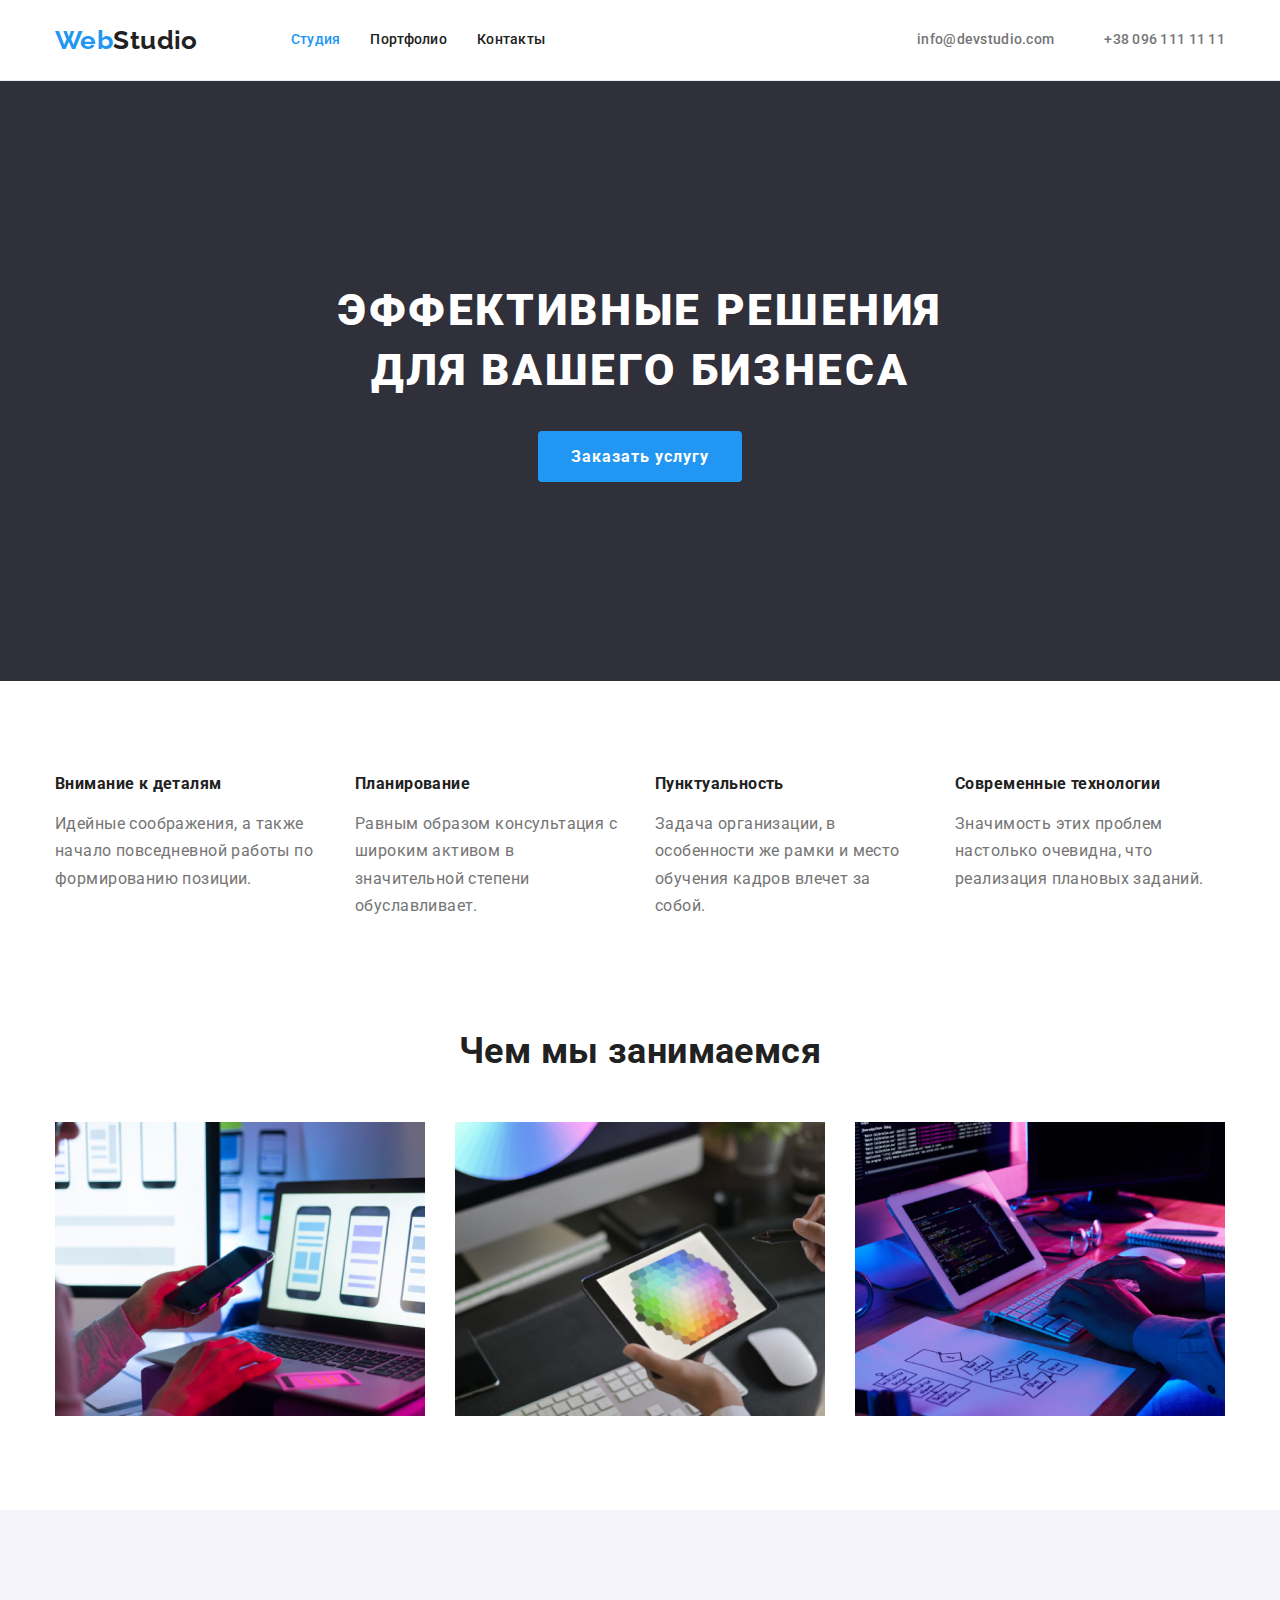
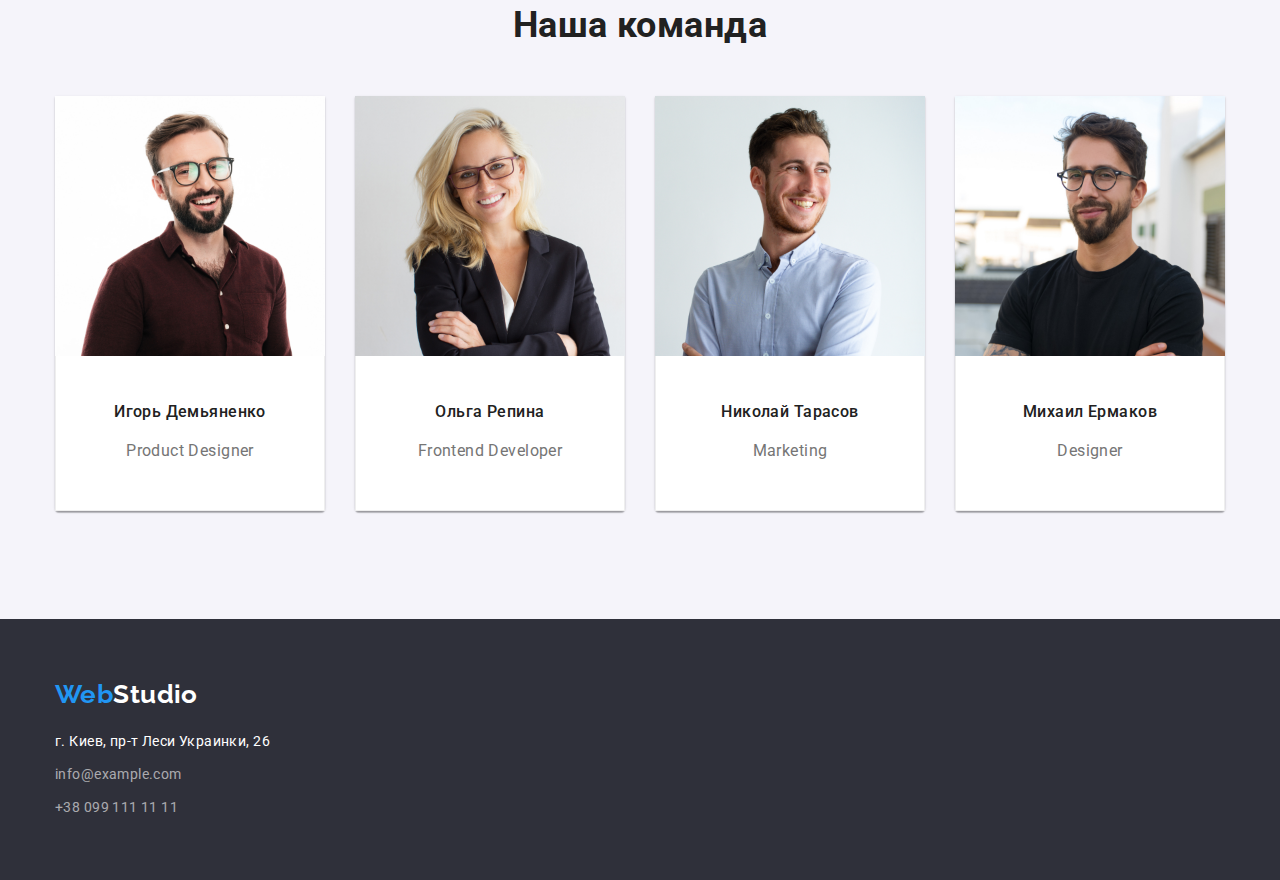
<file: index.html>
<!DOCTYPE html>
<html lang="ru">
<head>
    <meta charset="UTF-8">
    <meta name="viewport" content="width=device-width, initial-scale=1.0">
    <title>WebStudio</title>
    <link href="https://fonts.googleapis.com/css2?family=Raleway:wght@700&family=Roboto:wght@400;500;700;900&display=swap" rel="stylesheet">
    <link rel="stylesheet" href="https://cdnjs.cloudflare.com/ajax/libs/modern-normalize/1.0.0/modern-normalize.min.css">
    <link rel="stylesheet" href="./css/style.css">
</head>
<body>
    <!--HEADER-->
    <header class="page-header">
        <div class="main-header container">
            <nav class="nav-box">
                <a href="./index.html" class="logo" aria-label="WebStudio"><span class="web">Web</span><span class="studio-header">Studio</span></a>
                <ul class="nav-list list">
                    <li class="nav-item"><a href="./index.html" class="link current">Студия</a></li>
                    <li class="nav-item"><a href="./portfolio.html" class="link">Портфолио</a></li>
                    <li class="nav-item"><a href="" class="link">Контакты</a></li>
                </ul>
            </nav>
            <address class="address">
                    <a href="mailto:info@devstudio.com" class="contacts">info@devstudio.com</a>
                    <a href="tel:380961111111" class="contacts">+38 096 111 11 11</a>
            </address>
        </div>
    </header>
    <!-- MAIN -->
    <main>
    <!-- HERO -->
    <section class="hero">
        <div class="hero-box"><h1 class="hero-title">Эффективные решения для вашего бизнеса</h1>
            <button class="button primary">Заказать услугу</button>
        </div>
    </section>
    <!--описания деятельности-->
    <section class="activity padding">
        <!-- <h2>Наши преимущества</h2> скрыть-->
        <div class="activity-box container">
            <h2 hidden>Наши преимущества</h2>
            <ul class="activity-list">
                <li class="activity-item list"><h3 class="activity-title">Внимание к деталям</h3><p class="items-text">Идейные соображения, а также начало повседневной работы по формированию позиции. </p></li>
                <li class="activity-item list"><h3 class="activity-title">Планирование</h3><p class="items-text">Равным образом консультация с широким активом в значительной степени обуславливает.</p></li>
                <li class="activity-item list"><h3 class="activity-title">Пунктуальность</h3><p class="items-text">Задача организации, в особенности же рамки и место обучения кадров влечет за собой.</p></li>
                <li class="activity-item list"><h3 class="activity-title">Современные технологии</h3><p class="items-text">Значимость этих проблем настолько очевидна, что реализация плановых заданий.</p></li>
            </ul>
        </div>
    </section>
    <section class="work padding">
    <!--визуальное описание-->
        <div class="container">
        <h2 class="title">Чем мы занимаемся</h2>
            <ul class="work-list">
                <li class="work-item list"><a href=""><img src="./image/work-examples-2.jpg" alt="примеры робот" width="370" height="294"></a></li>
                <li class="work-item list"><a href=""><img src="./image/work-examples-3.jpg" alt="примеры робот" width="370" height="294"></a></li>
                <li class="work-item list"><a href=""><img src="./image/work-examples-1.jpg" alt="примеры робот" width="370" height="294"></a></li>
            </ul>
        </div>
    </section>
    <!--команда-->
    <section class="our_team padding">
        <div class="team container">
            <h2 class="title">Наша команда</h2>
            <ul class="team-list">
                <li class="list shadow">
                    <div class="card">
                        <a href=""><div class="card-items"><img src="./image/team1.jpg" alt="член команды" width="270" height="260"></div>
                        <div class="card-text"><h3 class="team-title">Игорь Демьяненко</h3><p class="items-text" lang="en">Product Designer</p></div></a>
                    </div>
                </li>
                <li class="list shadow">
                    <div class="card">
                        <a href=""><div class="card-items "><img src="./image/team2.jpg" alt="член команды" width="270" height="260"></div>
                        <div class="card-text"><h3 class="team-title">Ольга Репина</h3><p class="items-text" lang="en">Frontend Developer</p></div></a>
                    </div>
                </li>
                <li class="list shadow">
                    <div class="card">
                        <a href=""><div class="card-items"><img src="./image/team3.jpg" alt="член команды" width="270" height="260"></div>
                            <div class="card-text"><h3 class="team-title">Николай Тарасов </h3><p class="items-text" lang="en">Marketing</p></div></a>
                        </div>
                </li>
                <li class="list shadow">
                    <div class="card">
                        <a href=""><div class="card-items"><img src="./image/team4.jpg" alt="член команды" width="270" height="260"></div>
                        <div class="card-text"><h3 class="team-title">Михаил Ермаков</h3><p class="items-text" lang="en">Designer</p></div></a>
                    </div>
                </li>
            </ul>
        </div>
    </section>
    </main>
    <!--подвал-->
    <footer class="footer">
        <div class="footer-content container">
            <div class="footer-address">
                    <a href="./index.html" class="logo"><span class="web">Web</span><span class="studio-footer">Studio</span></a>
                <address class="address-list">
                    <ul class="list">
                    <li class="adress-items city">г. Киев, пр-т Леси Украинки, 26</li>
                    <li class="adress-items"><a href="mailto:info@example.com"  class="contacts-footer">info@example.com</a></li>   
                    <li class="adress-items"><a href="tel:+380991111111"  class="contacts-footer">+38 099 111 11 11</a></li>
                    </ul>
                </address>
            </div>
        </div>
    </footer>
</body>
</html>
</file>
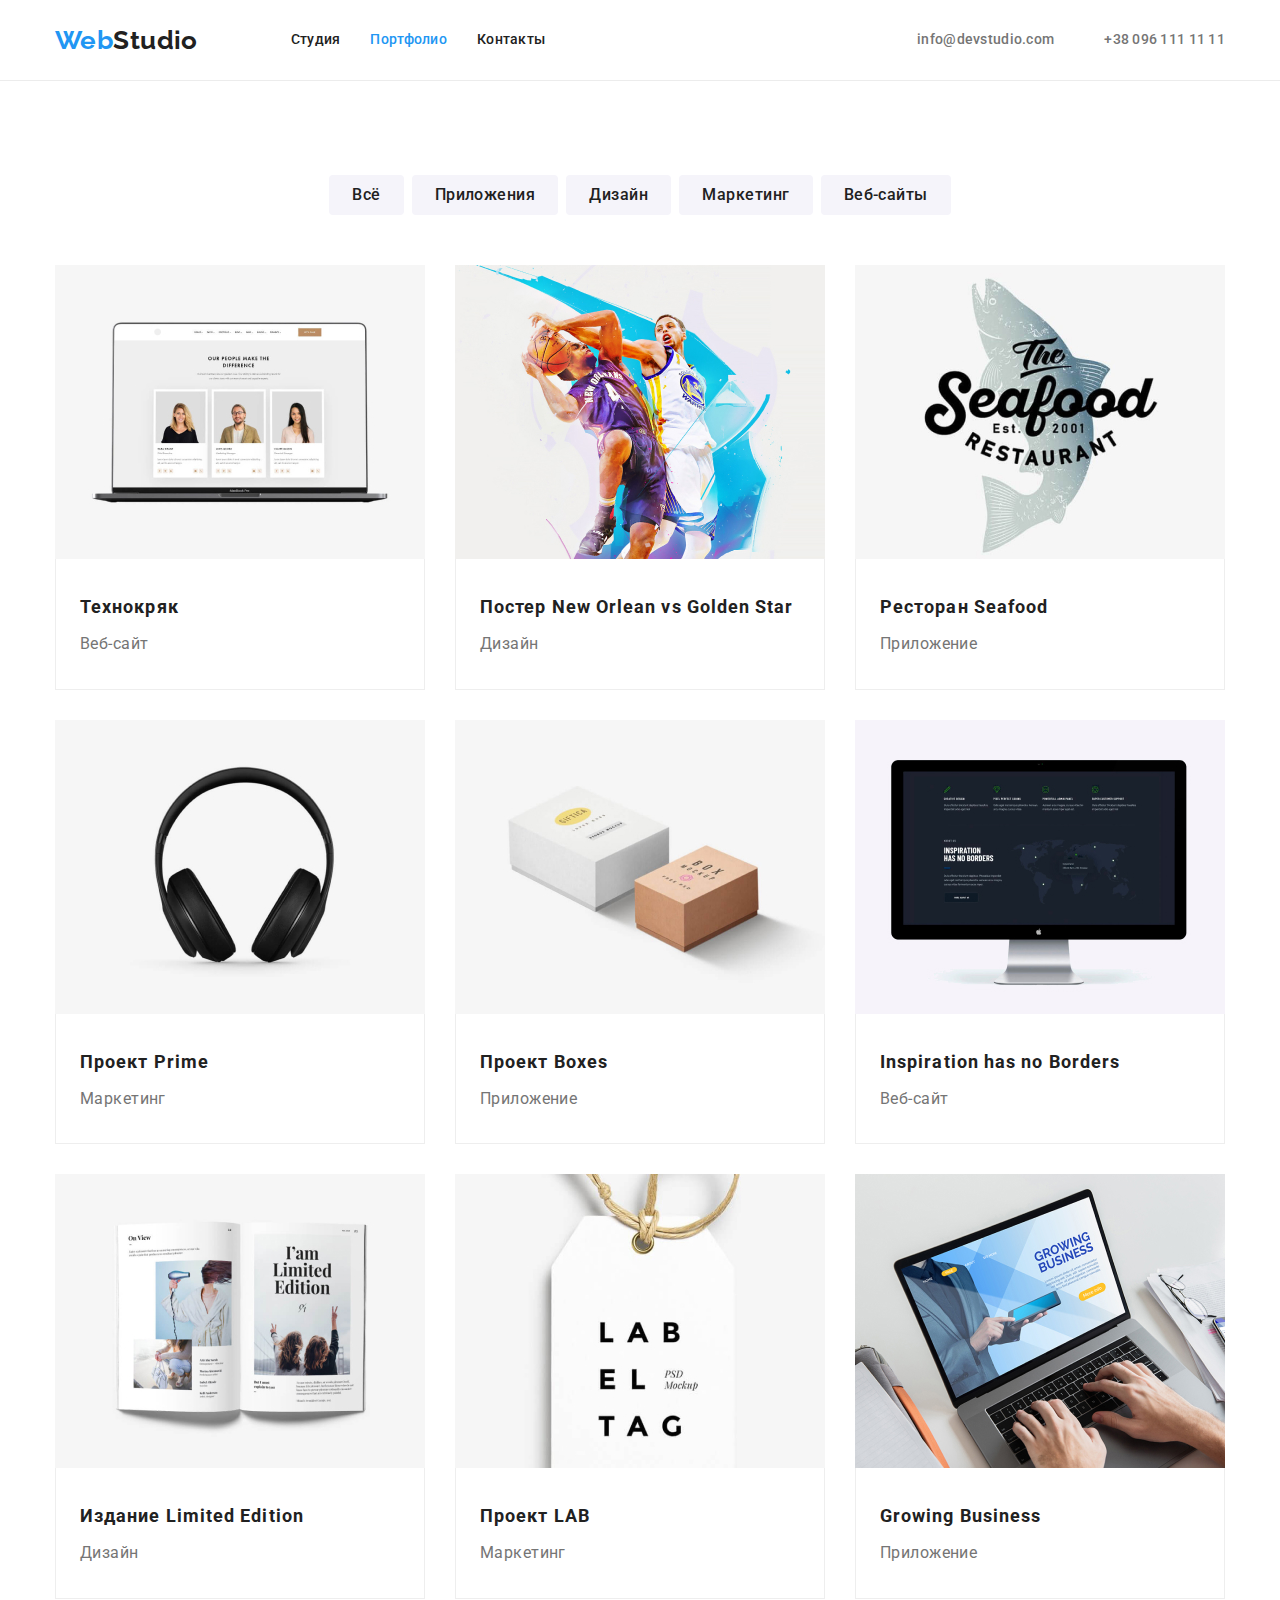
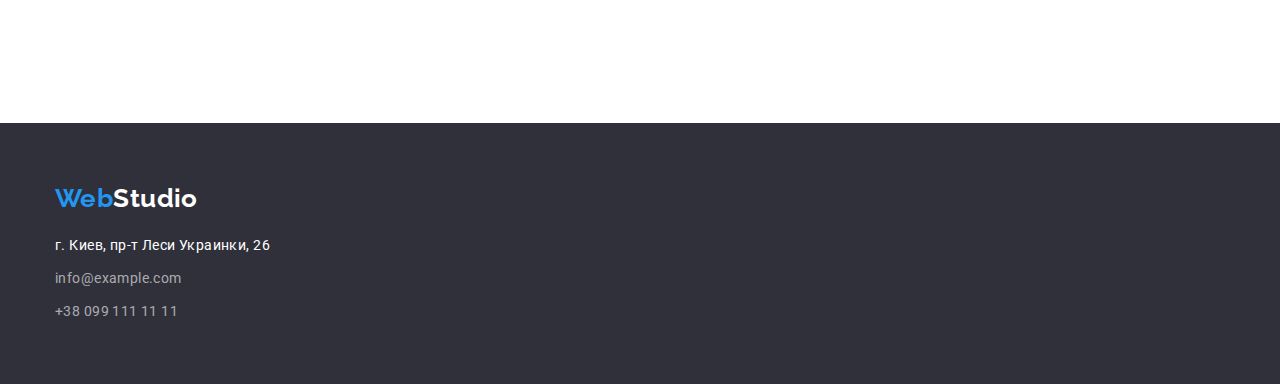
<file: portfolio.html>
<!DOCTYPE html>
<html lang="ru">
<head>
    <meta charset="UTF-8">
    <meta name="viewport" content="width=device-width, initial-scale=1.0">
    <title>Portfolio</title>
    <link href="https://fonts.googleapis.com/css2?family=Raleway:wght@700&family=Roboto:wght@400;500;700;900&display=swap" rel="stylesheet">
    <link rel="stylesheet" href="https://cdnjs.cloudflare.com/ajax/libs/modern-normalize/1.0.0/modern-normalize.min.css">
    <link rel="stylesheet" href="./css/style.css">
</head>
<body>
<!--HEADER-->
<header class="page-header">
    <div class="main-header container">
        <nav class="nav-box">
            <a href="./index.html" class="logo" aria-label="WebStudio"><span class="web">Web</span><span class="studio-header">Studio</span></a>
            <ul class="nav-list list">
                <li class="nav-item"><a href="./index.html" class="link">Студия</a></li>
                <li class="nav-item"><a href="./portfolio.html" class="link current">Портфолио</a></li>
                <li class="nav-item"><a href="" class="link">Контакты</a></li>
            </ul>
        </nav>
        <address class="address">
            <a href="mailto:info@devstudio.com" class="contacts">info@devstudio.com</a>
            <a href="tel:380961111111" class="contacts">+38 096 111 11 11</a>
        </address>
    </div>
</header>
<section class="portfolio padding">
    <!-- скрыть h1 -->
    <div class="container">
        <div class="portfolio-menu">  
        <h1 hidden>Портфолио</h1>
        <ul class="portfolio__menu-list list">
            <li class="portfolio-button"><button type="button" class="button secondary">Всё</button></li>
            <li class="portfolio-button"><button type="button" class="button secondary">Приложения</button></li>
            <li class="portfolio-button"><button type="button" class="button secondary">Дизайн</button></li>
            <li class="portfolio-button"><button type="button" class="button secondary">Маркетинг</button></li>
            <li class="portfolio-button"><button type="button" class="button secondary">Веб-сайты</button></li>
        </ul>
    </div>
    <div class="portfolio-content">
        <ul class="portfolio-list list">
            <li class="portfolio-items list">
                <div class="card">
                    <a href=""><div class="card-items"><img src="./image/portfolio-items1.jpg" alt="Премеры робот" width="370" height="294"></div>
                    <div class="card-text"><h2 class="product-title">Технокряк</h2><p class="product-text">Веб-сайт</p></div></a>
                </div>
            </li>
            <li class="portfolio-items list">
                <div class="card">
                    <a href=""><div class="card-items"><img src="./image/portfolio-items2.jpg" alt="Премеры робот" width="370" height="294"></div>
                    <div class="card-text"><h2 class="product-title">Постер <span lang="en">New Orlean vs Golden Star</span></h2><p class="product-text">Дизайн</p></div></a>
                </div>
            </li>
            <li class="portfolio-items list">
                <div class="card">
                    <a href=""><div class="card-items"><img src="./image/portfolio-items3.jpg" alt="Премеры робот" width="370" height="294"></div>
                    <div class="card-text"><h2 class="product-title" lang="en">Ресторан Seafood</h2><p class="product-text">Приложение</p></div></a>
                </div>
            </li>
            <li class="portfolio-items list">
                <div class="card">
                    <a href=""><div class="card-items"><img src="./image/portfolio-items4.jpg" alt="Премеры робот" width="370" height="294"></div>
                    <div class="card-text"><h2 class="product-title">Проект <span lang="en">Prime</span></h2><p class="product-text">Маркетинг</p></div></a>
                </div>
            </li>
            <li class="portfolio-items list">
                <div class="card">
                    <a href=""><div class="card-items"><img src="./image/portfolio-items5.jpg" alt="Премеры робот" width="370" height="294"></div>
                    <div class="card-text"><h2 class="product-title">Проект <span lang="en">Boxes</span></h2><p class="product-text">Приложение</p></div></a>
                </div>
            </li>
            <li class="portfolio-items list">
                <div class="card">
                    <a href=""><div class="card-items"><img src="./image/portfolio-items6.jpg" alt="Премеры робот" width="370" height="294"></div>
                    <div class="card-text"><h2 class="product-title" lang="en">Inspiration has no Borders</h2><p class="product-text">Веб-сайт</p></div></a>
                </div>
            </li>
            <li class="portfolio-items list">
                <div class="card">
                    <a href=""><div class="card-items"><img src="./image/portfolio-items7.jpg" alt="Премеры робот" width="370" height="294"></div>
                    <div class="card-text"><h2 class="product-title">Издание <span lang="en">Limited Edition</span></h2><p class="product-text">Дизайн</p></div></a>
                </div>
            </li>
            <li class="portfolio-items list">
                <div class="card">
                    <a href=""><div class="card-items"><img src="./image/portfolio-items8.jpg" alt="Премеры робот" width="370" height="294"></div>
                    <div class="card-text"><h2 class="product-title">Проект <span lang="en">LAB</span></h2><p class="product-text">Маркетинг</p></div></a>
                </div>
            </li>
            <li class="portfolio-items list">
                <div class="card">
                    <a href=""><div class="card-items"><img src="./image/portfolio-items9.jpg" alt="Премеры робот" width="370" height="294"></div>
                    <div class="card-text"><h2 class="product-title" lang="en">Growing Business</h2><p class="product-text">Приложение</p></div></a>
                </div>
            </li>
        </ul>
    </div>
</div>
</section>

<!--подвал-->
<footer class="footer">
    <div class="footer-content container">
        <div class="footer-address">
                <a href="./index.html" class="logo"><span class="web">Web</span><span class="studio-footer">Studio</span></a>
            <address class="address-list">
                <ul class="list">
                <li class="adress-items city">г. Киев, пр-т Леси Украинки, 26</li>
                <li class="adress-items"><a href="mailto:info@example.com"  class="contacts-footer">info@example.com</a></li>   
                <li class="adress-items"><a href="tel:+380991111111"  class="contacts-footer">+38 099 111 11 11</a></li>
                </ul>
            </address>
        </div>
    </div>
</footer>
    </body>
</html>
</file>
<file: css/style.css>
html {
    box-sizing: border-box;
}

*,
*::before,
*::after {
  box-sizing: inherit;
}

:root {
    --primary-text-color: #212121;
    --title-text-color: #757575;
    --accent-color: #2196F3;
    --white-color: #FFFFFF
}
body {
    color: var(--primary-text-color);
    font-family: "Roboto", sans-serif;
    letter-spacing: 0.03em;
    font-size: 14px;
    margin: 0;
}
a {
    text-decoration: none;
}
img {
    display: block;
}
.list {
    padding: 0px;
    margin: 0px;
    list-style: none; 
}
/* ==================== HEADER ==================== */
.container {
    padding-left: 15px;
    padding-right: 15px;
    margin-left: auto;
    margin-right: auto;
    width: 1200px;
    /* outline: 4px solid tomato; */
}
.padding {
    padding-top: 94px;
    padding-bottom: 94px;
}
.logo {
    text-decoration: none;
    font-family: Raleway;
    font-weight: bold;
    font-size: 26px;
    line-height: 1.19;
    margin-right: 93px;
}
.web { 
    color: var(--accent-color);
}
.studio-header {
    color: var(--primary-text-color);
}
/* site nav */
.page-header {
    /* background-color: var(--white-color); */
    border-bottom: 1px solid #ececec;
}
.main-header {
    display: flex;
    justify-content: space-between;
    align-items: center;
}
.nav-box {
    display: flex;
    justify-content: space-between;
    align-items: center;
}
.nav-list {
    display: flex;
    justify-content: space-between;
    align-items: center;
    font-weight: 500;
    line-height: 1.14;
    letter-spacing: 0.02em;
    }
.nav-item:not(:last-child) {
    margin-right: 30px;
}
.nav-list .link {
    display: block;
    padding-top: 32px;
    padding-bottom: 32px;
    color: var(--primary-text-color);
}
.nav-list .link:hover, .nav-list .link:focus {
    color: var(--accent-color);
}
.nav-list .link.current {
    color: var(--accent-color);
}
.address {
    display: flex;
    justify-content: space-between;
    align-items: center;
}
.contacts {
    display: block;
    padding-top: 32px;
    padding-bottom: 32px;
    color: var(--title-text-color);
    font-style: normal;
    font-weight: 500;
    line-height: 1.14;
    letter-spacing: 0.02em;
}
    
.contacts:not(:last-child) {
    margin-right: 50px;
}
.contacts:hover, .contacts:focus {
    color: var(--accent-color);
}
/* ==================== END HEADER ==================== */

/* ==================== HERO ==================== */
.hero {
    height: 600px;
    background: #2F303A;
    margin-left: auto;
    margin-right: auto;
    padding-top: 200px;
    padding-bottom: 200px;
    text-align: center;
    color: var(--white-color);
    display: flex;
    flex-direction: column;
    align-items: center;
}
.hero-title {
    margin-top: 0px;
    margin-bottom: 30px;
    font-weight: 900;
    font-size: 44px;
    line-height: 1.36;
    letter-spacing: 0.06em;
    text-transform: uppercase;
    width: 686px;
}
/* ==================== END HERO ==================== */
.activity {
    padding-bottom: 0px;
}
.activity-list {
    display: flex;
    justify-content: space-between;
    margin: 0px;
    padding-left: 0px;
}
.activity-item {
    flex-basis: calc((100% - 3 * 30px) / 4);
}
.activity-title {
    padding-top: 0px;
    margin-top: 0px;
    font-weight: bold;
    line-height: 1.14;
}
.work {
    padding-bottom: 94px;
}
.work-list {
    display: flex;
    justify-content: space-between;
    padding-left: 0px;
    margin-top: 0px;
    margin-bottom: 0px;
}
.work-item {
    flex-basis: calc((100% - 2 * 30px) / 3);
}
.our_team {
    background-color: #F5F4FA;
}
.team-list {
    display: flex;
    justify-content: space-between;
    padding-left: 0px;
    text-align: center;
}
.items-text {
    color: var(--title-text-color);
    line-height: 1.714;
    font-size: inherit;
    font-size: 16px;
}
.team-title, .product-title {
    color: var(--primary-text-color);
}
.team-title {
    font-weight: 500;
    font-size: 16px;
    line-height: 1.19;
}
.title {
    margin-top: 0px;
    margin-bottom: 50px;
    font-weight: bold;
    font-size: 36px;
    line-height: 1.17;
    text-align: center;
}
/* footer */
.footer {
    background-color: #2F303A;
    padding-top: 60px;
    padding-bottom: 60px;
}
.footer-content {
    display: flex;
    
}
.footer-address {
    max-width: 270px;
    margin-left: 0px;
}
.address-list {
    margin-top: 20px;
}

.studio-footer, .city {
    color: var(--white-color);
}
.contacts-footer {
    color: rgba(255, 255, 255, 0.6);
    font-style: normal;
    line-height: 1.71;
}
.contacts-footer:hover, .contacts-footer:focus {
    color: var(--accent-color);
}
.city {
    font-style: normal;
    font-weight: 400;
    line-height: 1.71;
}
.adress-items:not(:last-child) {
    margin-bottom: 9px;
}
/* button */
.button {
    display: inline-block;
    border: 1px solid transparent;
    font-family: inherit;
    color: var(--primary-text-color);
    background-color: #F5F4FA; 
    font-size: 16px;
    border-radius: 4px;
    text-align: center;
    cursor:pointer
}
.primary {
    color: var(--white-color);
    background-color: var(--accent-color);
    line-height: 1.86;
    font-weight: bold;
    letter-spacing: 0.06em;
    padding: 10px 32px;
}
.button.secondary {
    font-family: Roboto;
    font-weight: 500;
    line-height: 1.62;
    letter-spacing: 0.03em;
    padding: 6px 22px;
}
.button.secondary:hover, .button.secondary:focus {
    background-color: var(--accent-color); 
    color: white;
}
/* Портфолио */
.portfolio-menu {
    margin-bottom: 50px;
}
.portfolio-button:not(:last-child) {
    margin-right: 8px;
}
.portfolio__menu-list {
    display: flex;
    justify-content: center; 
    flex-wrap: wrap;
}
.portfolio-list {
    display: flex;
    justify-content: center; 
    flex-wrap: wrap;
}
.portfolio-items:not(:nth-child(3n)) {
    margin-right: 30px;
    margin-bottom: 30px;
  }
.product-title {
    font-weight: bold;
    font-size: 18px;
    line-height: 2;
    letter-spacing: 0.06em;
    margin-top: 0px;
    margin-bottom: 4px;
}
.product-text {
    color: var(--title-text-color);
    font-size: 16px;
    line-height: 1.86;
    margin: 0px;
}
.card-text {
    border: 1px solid #EEEEEE;
    border-top: none;
    padding: 20px 24px;
    background-color: #FFFFFF;
    padding-top: 30px;
    padding-bottom: 30px;
}
.shadow {
    box-shadow: 0px 1px 3px rgba(0, 0, 0, 0.12), 0px 1px 1px rgba(0, 0, 0, 0.14), 0px 2px 1px rgba(0, 0, 0, 0.2);
    border-radius: 0px 0px 4px 4px;
}

/* <link href="https://fonts.googleapis.com/css2?family=Raleway:wght@700&display=swap" rel="stylesheet">
<link href="https://fonts.googleapis.com/css2?family=Roboto:ital,wght@0,100;0,300;0,400;0,500;0,700;0,900;1,100;1,300;1,400;1,500;1,700;1,900&display=swap" rel="stylesheet"> */
/* Палитра цветов */

/* цвет основного текста #212121, 100 % */

/* вторичный цвет текста #757575, 100 % */

/* белый цвет #FFFFFF, 100 % */

/* белый с прозрачностю rgba(255, 255, 255, 0.6) */

/* акцентный цвет #2196F3 */

/* цвет фона белый #FFFFFF */

/* цвет фона шапки и подвала #2F303A */

/* цвет фона страницы #E5E5E5 (светлый) */

/* цвет фона страницы #F5F4FA (серый) */
</file>
